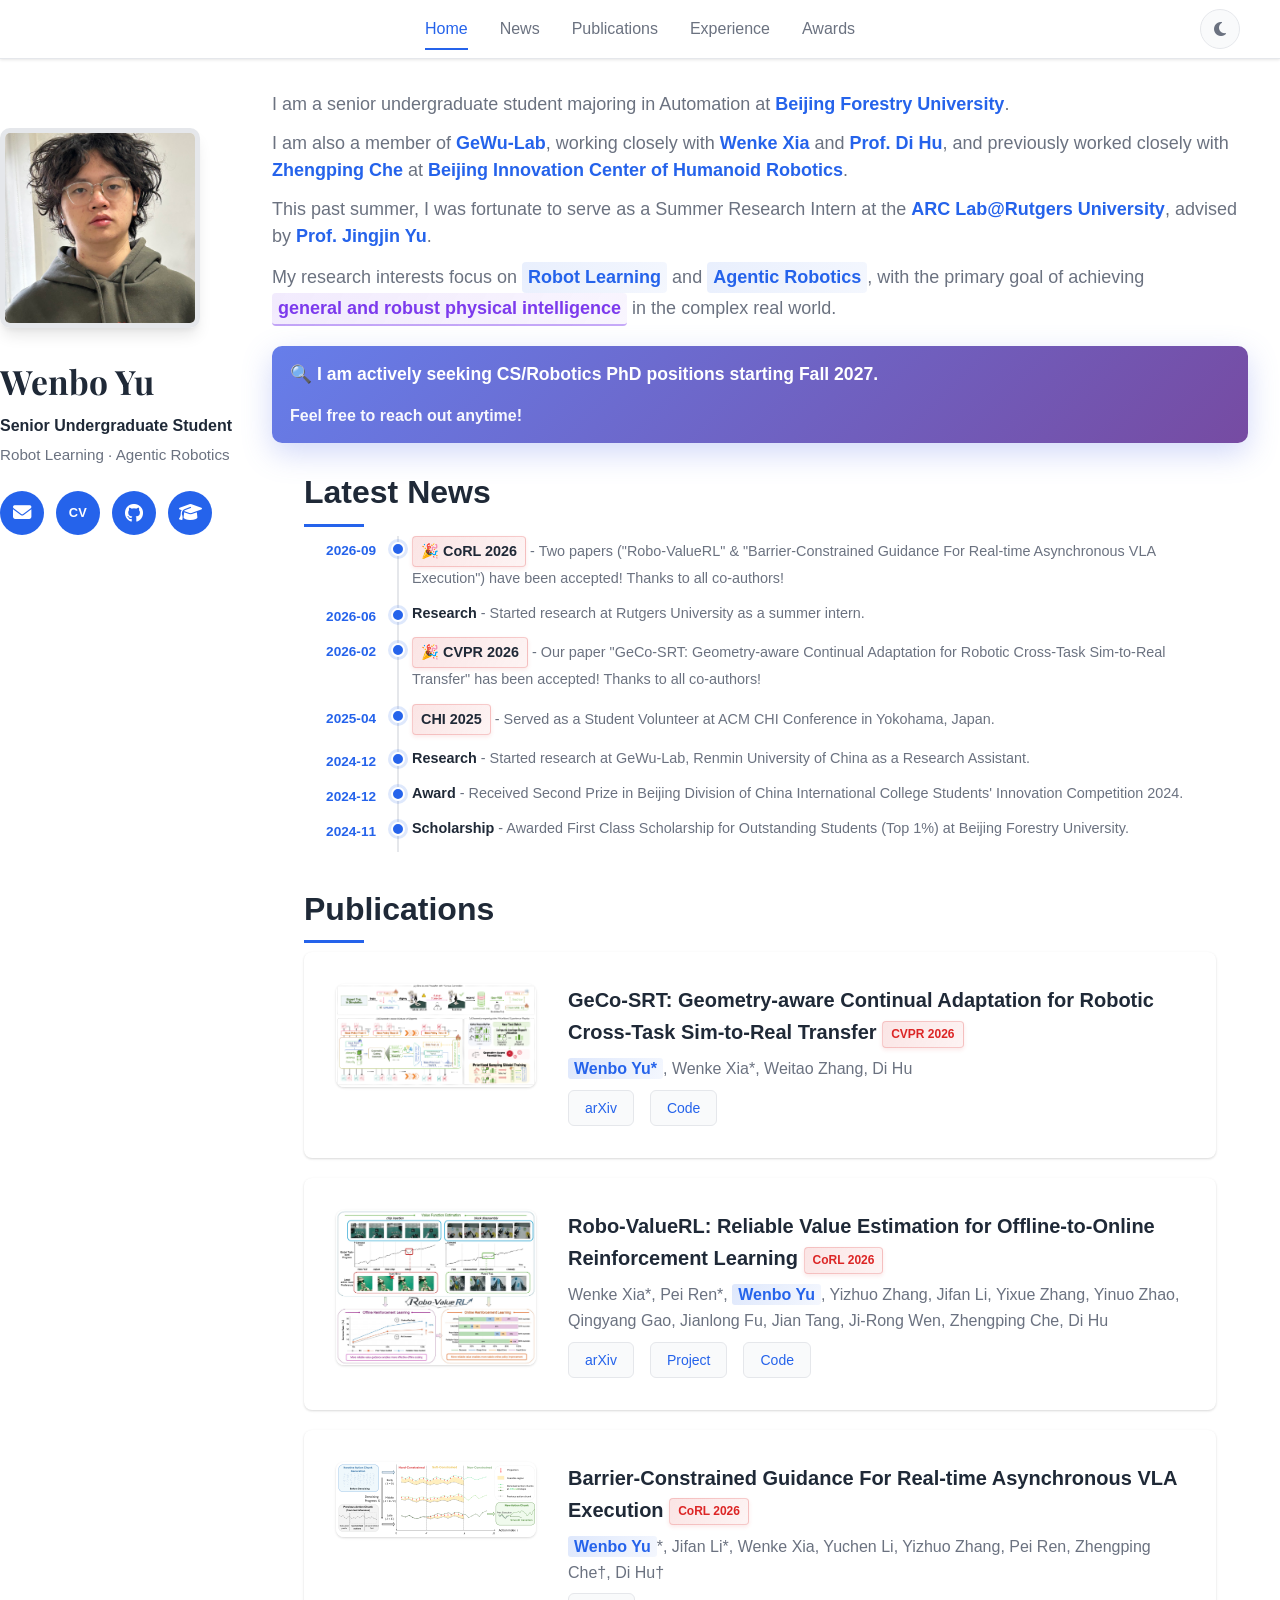
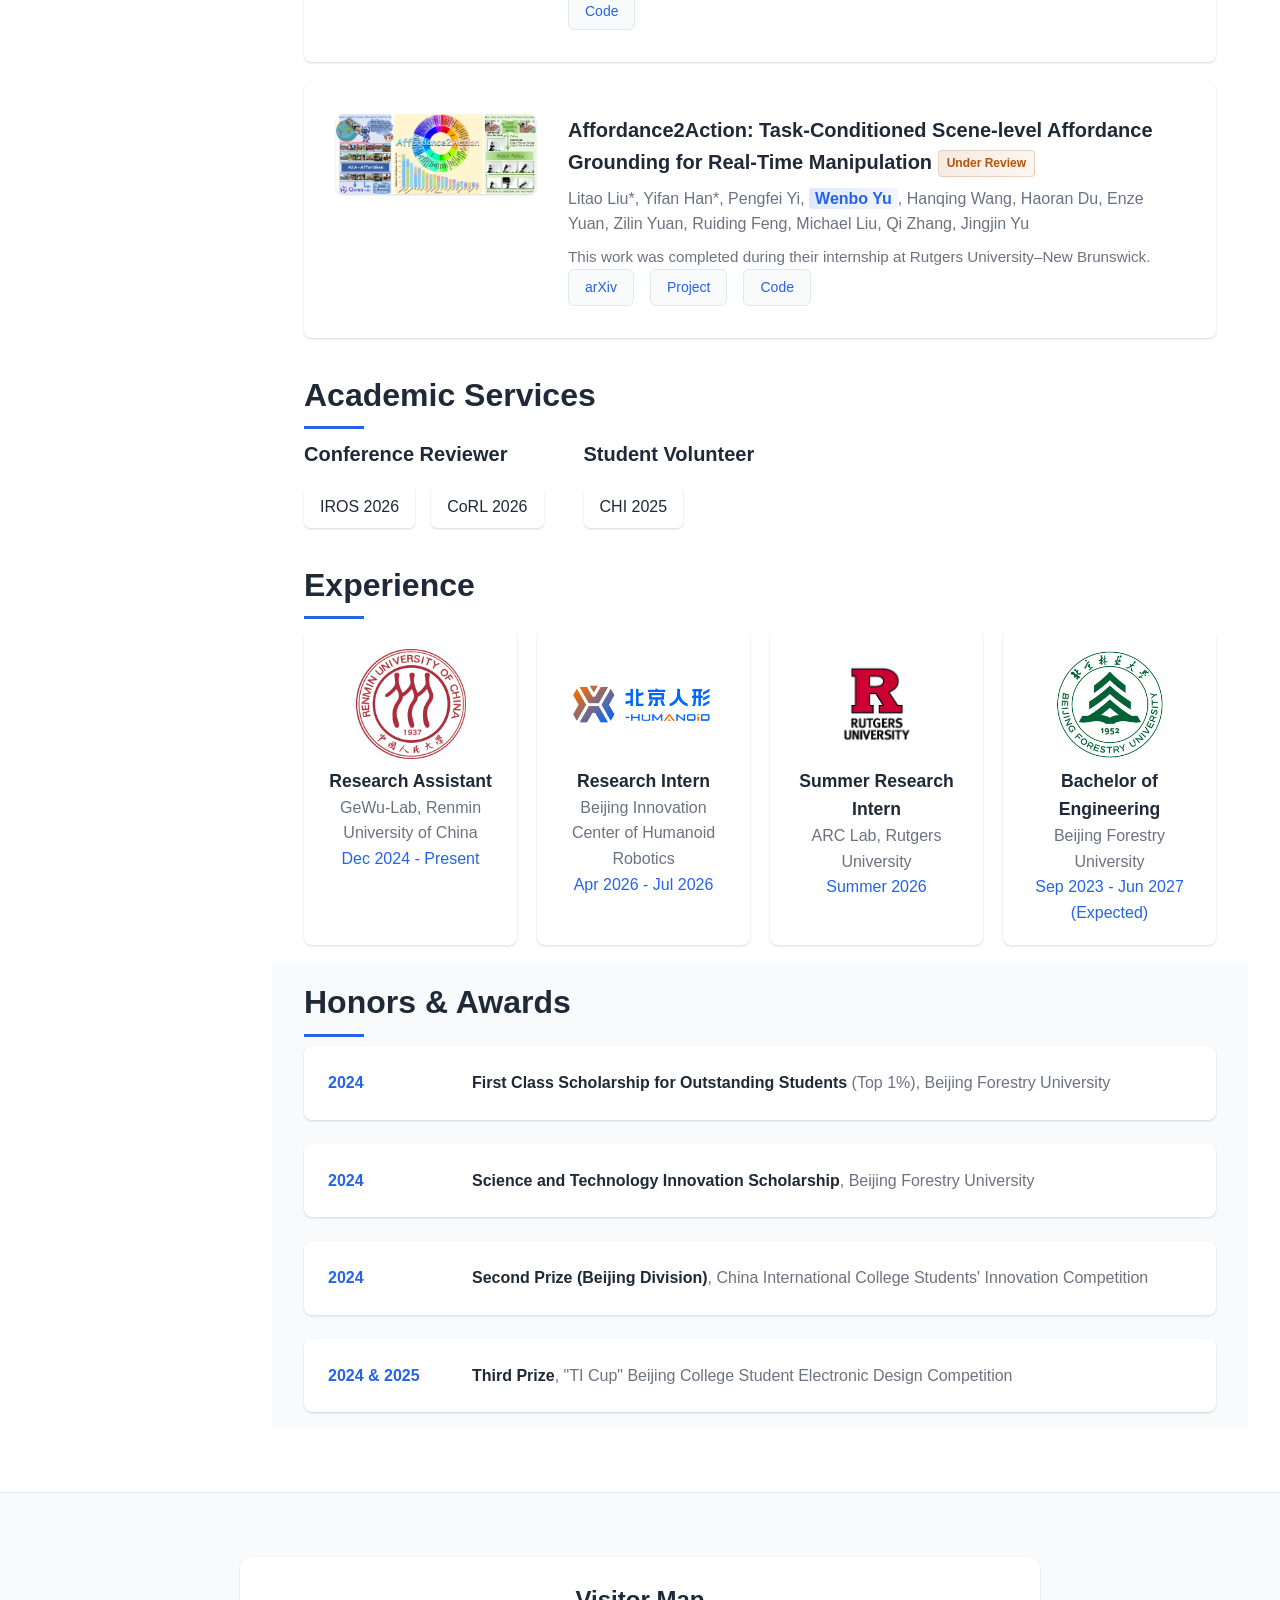
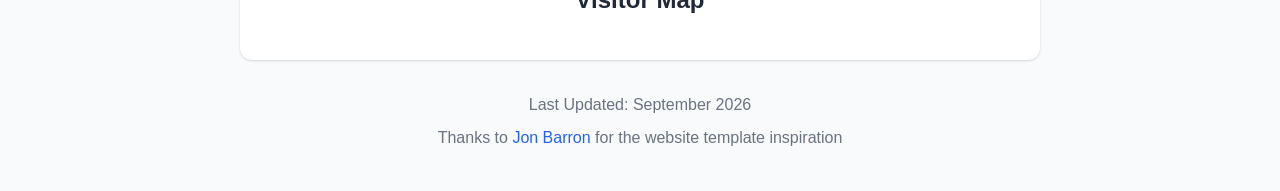
<file: index.html>
<!DOCTYPE html>
<html lang="en">
<head>
    <meta charset="UTF-8">
    <meta name="viewport" content="width=device-width, initial-scale=1.0">
    <title>Wenbo Yu</title>
    <meta name="description" content="Wenbo Yu (余文博) - Senior undergraduate student at Beijing Forestry University, Research Assistant at GeWu-Lab. Research interests: Robot Learning, Agentic Robotics, Sim-to-Real Transfer. CVPR 2026 paper accepted. Seeking CS/Robotics PhD positions for Fall 2027.">
    <meta name="keywords" content="Wenbo Yu, 余文博, Robot Learning, Agentic Robotics, Embodied AI, Sim-to-Real Transfer, GeWu-Lab, Beijing Forestry University, CVPR 2026, PhD positions, Research Internship">
    <meta name="author" content="Wenbo Yu">

    <!-- Open Graph / Facebook -->
    <meta property="og:type" content="website">
    <meta property="og:url" content="https://namelesscrew.github.io/">
    <meta property="og:title" content="Wenbo Yu (余文博) - Robot Learning & Agentic Robotics">
    <meta property="og:description" content="Research Assistant at GeWu-Lab. Focused on Robot Learning and Agentic Robotics. CVPR 2026 paper accepted.">
    <meta property="og:image" content="https://namelesscrew.github.io/images/profile-new.jpg">

    <!-- Twitter -->
    <meta property="twitter:card" content="summary_large_image">
    <meta property="twitter:url" content="https://namelesscrew.github.io/">
    <meta property="twitter:title" content="Wenbo Yu (余文博) - Robot Learning & Agentic Robotics">
    <meta property="twitter:description" content="Research Assistant at GeWu-Lab. Focused on Robot Learning and Agentic Robotics. CVPR 2026 paper accepted.">
    <meta property="twitter:image" content="https://namelesscrew.github.io/images/profile-new.jpg">

    <!-- Canonical URL -->
    <link rel="canonical" href="https://namelesscrew.github.io/">

    <!-- Favicon: robot -->
    <link rel="icon" href="data:image/svg+xml,<svg xmlns=%22http://www.w3.org/2000/svg%22 viewBox=%220 0 100 100%22><text y=%22.9em%22 font-size=%2290%22>🤖</text></svg>">

    <!-- Fonts -->
    <link rel="preconnect" href="https://fonts.googleapis.com">
    <link rel="preconnect" href="https://fonts.gstatic.com" crossorigin>
    <link href="https://fonts.googleapis.com/css2?family=Playfair+Display:wght@400;600;700&family=Noto+Serif+SC:wght@400;600;700&display=swap" rel="stylesheet">

    <link rel="stylesheet" href="css/style.css">
    <link rel="stylesheet" href="https://cdnjs.cloudflare.com/ajax/libs/font-awesome/6.4.0/css/all.min.css">

    <!-- 主题初始化（防止刷新时闪烁） -->
    <script>
        (function () {
            var theme = localStorage.getItem('theme');
            if (!theme) theme = window.matchMedia('(prefers-color-scheme: dark)').matches ? 'dark' : 'light';
            if (theme === 'dark') document.documentElement.classList.add('dark');
        })();
    </script>
</head>
<body>
    <nav class="navbar">
        <div class="container">
            <div class="nav-links">
                <a href="#home" class="nav-link active">Home</a>
                <a href="#news" class="nav-link">News</a>
                <a href="#publications" class="nav-link">Publications</a>
                <a href="#experience" class="nav-link">Experience</a>
                <a href="#awards" class="nav-link">Awards</a>
            </div>
            <button id="themeToggle" class="theme-toggle" title="Toggle Dark / Light Mode" aria-label="Toggle dark mode">
                <i class="fas fa-moon"></i>
            </button>
        </div>
    </nav>

    <main class="main-content">
        <div class="layout" id="home">
            <!-- 左侧固定栏：头像、名字、联系方式 -->
            <aside class="sidebar">
                <div class="hero-image">
                    <img src="images/profile-new.jpg" alt="Wenbo Yu" class="profile-img">
                </div>
                <h1 class="hero-title name-title">
                    <span class="name-en">Wenbo Yu</span>
                    <span class="name-zh">余文博</span>
                </h1>
                <p class="sidebar-status">Senior Undergraduate Student</p>
                <p class="sidebar-subtitle">Robot Learning · Agentic Robotics</p>
                <div class="contact-links">
                    <a href="mailto:uiversalmariner@gmail.com" class="contact-link" title="Email" aria-label="Email">
                        <i class="fas fa-envelope"></i>
                    </a>
                    <a href="CV_Wenbo_Yu.pdf" target="_blank" class="contact-link" title="CV" aria-label="CV">
                        <span class="cv-text">CV</span>
                    </a>
                    <a href="https://github.com/universalmariner" target="_blank" class="contact-link" title="GitHub" aria-label="GitHub">
                        <i class="fab fa-github"></i>
                    </a>
                    <a href="https://scholar.google.com/citations?user=BwA_8WQAAAAJ&hl=zh-CN" target="_blank" class="contact-link" title="Google Scholar" aria-label="Google Scholar">
                        <i class="fas fa-graduation-cap"></i>
                    </a>
                </div>
            </aside>

            <!-- 右侧内容：自我介绍、News、Publications 等 -->
            <div class="content">
                <section class="section hero-section">
                    <div class="hero-text">
                        <p class="hero-description">
                            I am a senior undergraduate student majoring in Automation at <a href="https://english.bjfu.edu.cn/" target="_blank" class="highlight-link">Beijing Forestry University</a>.
                        </p>
                        <p class="hero-description">
                            I am also a member of <a href="https://gewu-lab.github.io/" target="_blank" class="highlight-link">GeWu-Lab</a>, working closely with <a href="https://xwinks.github.io/" target="_blank" class="highlight-link">Wenke Xia</a> and <a href="https://dtaoo.github.io/" target="_blank" class="highlight-link">Prof. Di Hu</a>, and previously worked closely with <a href="https://chezhengping.xyz/" target="_blank" class="highlight-link">Zhengping Che</a> at <a href="https://www.x-humanoid.com/?lang=en" target="_blank" class="highlight-link">Beijing Innovation Center of Humanoid Robotics</a>.
                        </p>
                        <p class="hero-description">
                            This past summer, I was fortunate to serve as a Summer Research Intern at the <a href="https://arc-l.github.io/" target="_blank" class="highlight-link">ARC Lab@Rutgers University</a>, advised by <a href="https://scholar.google.com/citations?user=jkRa2LEAAAAJ&hl=en" target="_blank" class="highlight-link">Prof. Jingjin Yu</a>.
                        </p>
                        <p class="hero-description">
                            My research interests focus on <span class="highlight-keyword">Robot Learning</span> and <span class="highlight-keyword">Agentic Robotics</span>, with the primary goal of achieving <span class="highlight-goal">general and robust physical intelligence</span> in the complex real world.
                        </p>

                        <div class="looking-for-positions">
                            <p class="positions-text">
                                <strong>🔍 I am actively seeking CS/Robotics PhD positions starting Fall 2027.</strong>
                                <em>Feel free to reach out anytime!</em>
                            </p>
                        </div>
                    </div>
                </section>

                <section id="news" class="section">
                    <div class="container">
                        <h2 class="section-title">Latest News</h2>
                        <div class="news-list">
                            <div class="news-item">
                                <span class="news-date">2026-09</span>
                                <p class="news-content">
                                    <strong class="conference-name">🎉 CoRL 2026</strong> - Two papers ("Robo-ValueRL" & "Barrier-Constrained Guidance For Real-time Asynchronous VLA Execution") have been accepted!
                                    Thanks to all co-authors!
                                </p>
                            </div>
                            <div class="news-item">
                                <span class="news-date">2026-06</span>
                                <p class="news-content">
                                    <strong>Research</strong> - Started research at Rutgers University as a summer intern.
                                </p>
                            </div>
                            <div class="news-item">
                                <span class="news-date">2026-02</span>
                                <p class="news-content">
                                    <strong class="conference-name">🎉 CVPR 2026</strong> - Our paper "GeCo-SRT: Geometry-aware Continual Adaptation for Robotic Cross-Task Sim-to-Real Transfer" has been accepted!
                                    Thanks to all co-authors!
                                </p>
                            </div>
                            <div class="news-item">
                                <span class="news-date">2025-04</span>
                                <p class="news-content">
                                    <strong class="conference-name">CHI 2025</strong> - Served as a Student Volunteer at ACM CHI Conference in Yokohama, Japan.
                                </p>
                            </div>
                            <div class="news-item">
                                <span class="news-date">2024-12</span>
                                <p class="news-content">
                                    <strong>Research</strong> - Started research at GeWu-Lab, Renmin University of China as a Research Assistant.
                                </p>
                            </div>
                            <div class="news-item">
                                <span class="news-date">2024-12</span>
                                <p class="news-content">
                                    <strong>Award</strong> - Received Second Prize in Beijing Division of China International College Students' Innovation Competition 2024.
                                </p>
                            </div>
                            <div class="news-item">
                                <span class="news-date">2024-11</span>
                                <p class="news-content">
                                    <strong>Scholarship</strong> - Awarded First Class Scholarship for Outstanding Students (Top 1%) at Beijing Forestry University.
                                </p>
                            </div>
                        </div>
                    </div>
                </section>

                <section id="publications" class="section">
                    <div class="container">
                        <h2 class="section-title">Publications</h2>

                        <div class="publications-list">
                            <div class="publication-item">
                                <div class="pub-image">
                                    <img src="images/geco-srt.png" alt="GeCo-SRT">
                                </div>
                                <div class="pub-content">
                                    <h3 class="pub-title">GeCo-SRT: Geometry-aware Continual Adaptation for Robotic Cross-Task Sim-to-Real Transfer <span class="conference-name">CVPR 2026</span></h3>
                                    <p class="pub-authors"><span class="author-me">Wenbo Yu*</span>, Wenke Xia*, Weitao Zhang, Di Hu</p>
                                    <div class="pub-links">
                                        <a href="https://arxiv.org/abs/2602.20871" target="_blank" class="pub-link">arXiv</a>
                                        <a href="https://github.com/NamelessCrew/GeCo-SRT" target="_blank" class="pub-link">Code</a>
                                    </div>
                                </div>
                            </div>

                            <div class="publication-item">
                                <div class="pub-image">
                                    <img src="images/robo-valuerl.jpg" alt="Robo-ValueRL">
                                </div>
                                <div class="pub-content">
                                    <h3 class="pub-title">Robo-ValueRL: Reliable Value Estimation for Offline-to-Online Reinforcement Learning <span class="conference-name">CoRL 2026</span></h3>
                                    <p class="pub-authors">Wenke Xia*, Pei Ren*, <span class="author-me">Wenbo Yu</span>, Yizhuo Zhang, Jifan Li, Yixue Zhang, Yinuo Zhao, Qingyang Gao, Jianlong Fu, Jian Tang, Ji-Rong Wen, Zhengping Che, Di Hu</p>
                                    <div class="pub-links">
                                        <a href="https://arxiv.org/abs/2607.09866" target="_blank" class="pub-link">arXiv</a>
                                        <a href="https://gewu-lab.github.io/Robo-ValueRL/" target="_blank" class="pub-link">Project</a>
                                        <a href="https://github.com/Open-X-Humanoid/Robo-ValueRL" target="_blank" class="pub-link">Code</a>
                                    </div>
                                </div>
                            </div>

                            <div class="publication-item">
                                <div class="pub-image">
                                    <img src="images/barrier-constrained.png" alt="Barrier-Constrained Guidance">
                                </div>
                                <div class="pub-content">
                                    <h3 class="pub-title">Barrier-Constrained Guidance For Real-time Asynchronous VLA Execution <span class="conference-name">CoRL 2026</span></h3>
                                    <p class="pub-authors"><span class="author-me">Wenbo Yu</span>*, Jifan Li*, Wenke Xia, Yuchen Li, Yizhuo Zhang, Pei Ren, Zhengping Che†, Di Hu†</p>
                                    <div class="pub-links">
                                        <a href="https://github.com/NamelessCrew/FreeBar" target="_blank" class="pub-link">Code</a>
                                    </div>
                                </div>
                            </div>

                            <div class="publication-item">
                                <div class="pub-image">
                                    <img src="images/a2a-teaser.png" alt="Affordance2Action">
                                </div>
                                <div class="pub-content">
                                    <h3 class="pub-title">Affordance2Action: Task-Conditioned Scene-level Affordance Grounding for Real-Time Manipulation <span class="under-review">Under Review</span></h3>
                                    <p class="pub-authors">Litao Liu*, Yifan Han*, Pengfei Yi, <span class="author-me">Wenbo Yu</span>, Hanqing Wang, Haoran Du, Enze Yuan, Zilin Yuan, Ruiding Feng, Michael Liu, Qi Zhang, Jingjin Yu</p>
                                    <p class="pub-description" style="margin-top: 0.5rem; color: var(--text-secondary); font-size: 0.95rem;">
                                        This work was completed during their internship at Rutgers University–New Brunswick.
                                    </p>
                                    <div class="pub-links">
                                        <a href="https://arxiv.org/abs/2606.04172" target="_blank" class="pub-link">arXiv</a>
                                        <a href="https://arc-l.github.io/a2a/" target="_blank" class="pub-link">Project</a>
                                        <a href="https://github.com/arc-l/a2a" target="_blank" class="pub-link">Code</a>
                                    </div>
                                </div>
                            </div>
                        </div>
                    </div>
                </section>

                <section id="services" class="section">
                    <div class="container">
                        <h2 class="section-title">Academic Services</h2>

                        <div class="services-columns">
                            <div class="services-group">
                                <h3 class="services-subtitle">Conference Reviewer</h3>
                                <div class="services-list">
                                    <span class="service-item">IROS 2026</span>
                                    <span class="service-item">CoRL 2026</span>
                                </div>
                            </div>
                            <div class="services-group">
                                <h3 class="services-subtitle">Student Volunteer</h3>
                                <div class="services-list">
                                    <span class="service-item">CHI 2025</span>
                                </div>
                            </div>
                        </div>
                    </div>
                </section>

                <section id="experience" class="section">
                    <div class="container">
                        <h2 class="section-title">Experience</h2>
                        <div class="publications-list">
                            <div class="publication-item">
                                <div class="pub-image">
                                    <img src="images/ruc-logo.jpg" alt="GeWu-Lab">
                                </div>
                                <div class="pub-content">
                                    <h3 class="pub-title">Research Assistant</h3>
                                    <p class="pub-authors">GeWu-Lab, Renmin University of China</p>
                                    <p class="pub-venue">Dec 2024 - Present</p>
                                </div>
                            </div>

                            <div class="publication-item">
                                <div class="pub-image">
                                    <img src="images/x-humanoid-logo.png" alt="Beijing Innovation Center of Humanoid Robotics">
                                </div>
                                <div class="pub-content">
                                    <h3 class="pub-title">Research Intern</h3>
                                    <p class="pub-authors">Beijing Innovation Center of Humanoid Robotics</p>
                                    <p class="pub-venue">Apr 2026 - Jul 2026</p>
                                </div>
                            </div>

                            <div class="publication-item">
                                <div class="pub-image">
                                    <img src="images/rutgers-logo.png" alt="ARC Lab, Rutgers University">
                                </div>
                                <div class="pub-content">
                                    <h3 class="pub-title">Summer Research Intern</h3>
                                    <p class="pub-authors">ARC Lab, Rutgers University</p>
                                    <p class="pub-venue">Summer 2026</p>
                                </div>
                            </div>

                            <div class="publication-item">
                                <div class="pub-image">
                                    <img src="images/bfu-logo.png" alt="Beijing Forestry University">
                                </div>
                                <div class="pub-content">
                                    <h3 class="pub-title">Bachelor of Engineering</h3>
                                    <p class="pub-authors">Beijing Forestry University</p>
                                    <p class="pub-venue">Sep 2023 - Jun 2027 (Expected)</p>
                                </div>
                            </div>
                        </div>
                    </div>
                </section>

                <section id="awards" class="section">
                    <div class="container">
                        <h2 class="section-title">Honors & Awards</h2>
                        <div class="news-list">
                            <div class="news-item">
                                <span class="news-date">2024</span>
                                <p class="news-content">
                                    <strong>First Class Scholarship for Outstanding Students</strong> (Top 1%), Beijing Forestry University
                                </p>
                            </div>
                            <div class="news-item">
                                <span class="news-date">2024</span>
                                <p class="news-content">
                                    <strong>Science and Technology Innovation Scholarship</strong>, Beijing Forestry University
                                </p>
                            </div>
                            <div class="news-item">
                                <span class="news-date">2024</span>
                                <p class="news-content">
                                    <strong>Second Prize (Beijing Division)</strong>, China International College Students' Innovation Competition
                                </p>
                            </div>
                            <div class="news-item">
                                <span class="news-date">2024 & 2025</span>
                                <p class="news-content">
                                    <strong>Third Prize</strong>, "TI Cup" Beijing College Student Electronic Design Competition
                                </p>
                            </div>
                        </div>
                    </div>
                </section>
            </div>
        </div>
    </main>

    <!-- Back to Top Button -->
    <button id="backToTop" class="back-to-top" title="Back to Top">
        <i class="fas fa-arrow-up"></i>
    </button>

    <footer class="footer">
        <div class="container">
            <!-- Visitor Map -->
            <div class="visitor-map">
                <h3 style="text-align: center; margin-bottom: 1rem; color: var(--text-primary);">Visitor Map</h3>
                <div style="display: flex; justify-content: center; align-items: center;">
                    <script type="text/javascript" id="mapmyvisitors" src="//mapmyvisitors.com/map.js?d=a8a9duv6IXl7SmOKZymmPL7NmKR7bH2Z6qVu9o_rras&cl=ffffff&w=a"></script>
                </div>
            </div>

            <p style="margin-top: 2rem;">Last Updated: September 2026</p>
            <p>
                Thanks to <a href="https://jonbarron.info/" target="_blank">Jon Barron</a> for the website template inspiration
            </p>
        </div>
    </footer>

    <script src="js/script.js"></script>
</body>
</html>
</file>
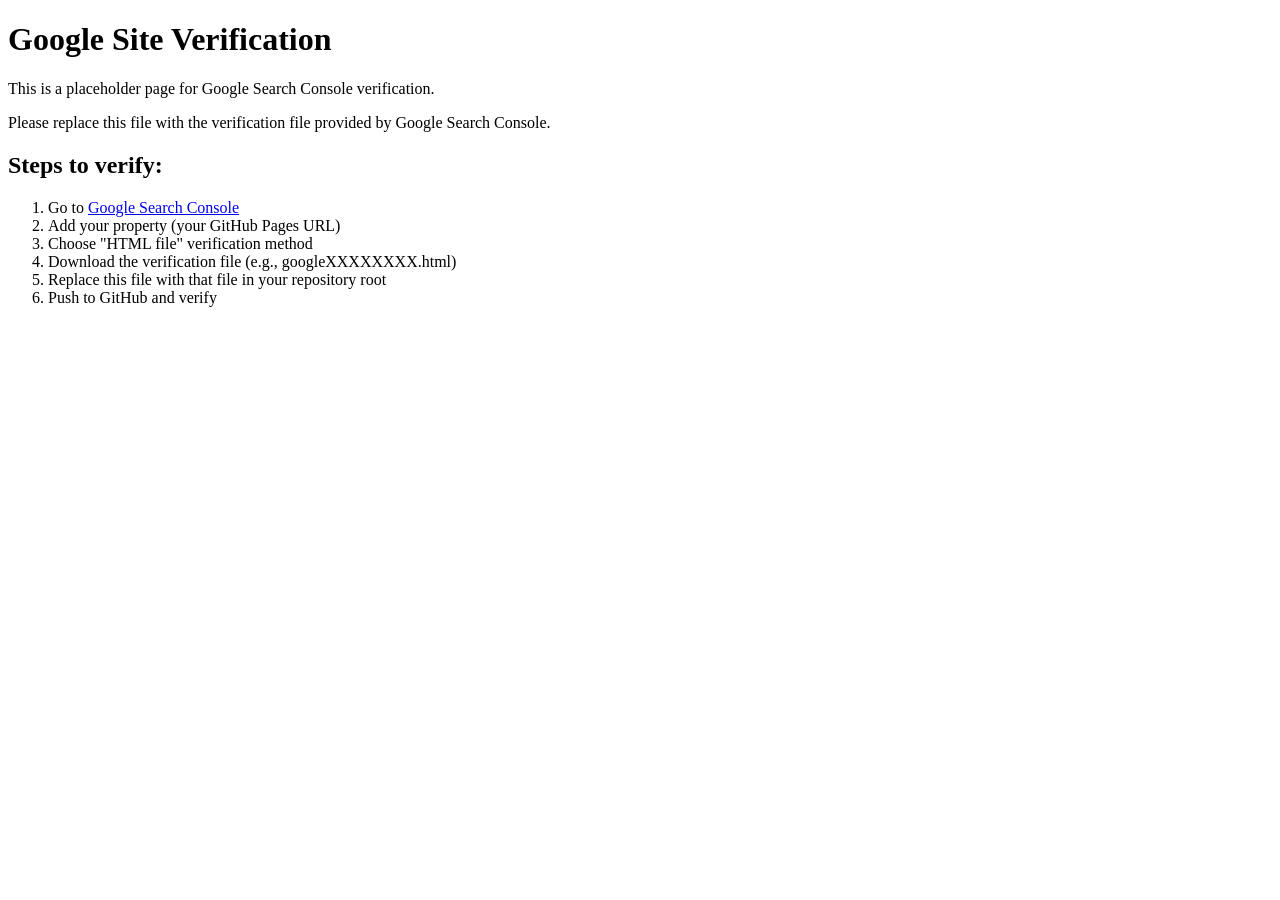
<file: google-verification-placeholder.html>
<!DOCTYPE html>
<html lang="en">
<head>
    <meta charset="UTF-8">
    <meta name="viewport" content="width=device-width, initial-scale=1.0">
    <title>Google Search Console Verification</title>
</head>
<body>
    <h1>Google Site Verification</h1>
    <p>This is a placeholder page for Google Search Console verification.</p>
    <p>Please replace this file with the verification file provided by Google Search Console.</p>
    
    <h2>Steps to verify:</h2>
    <ol>
        <li>Go to <a href="https://search.google.com/search-console/">Google Search Console</a></li>
        <li>Add your property (your GitHub Pages URL)</li>
        <li>Choose "HTML file" verification method</li>
        <li>Download the verification file (e.g., googleXXXXXXXX.html)</li>
        <li>Replace this file with that file in your repository root</li>
        <li>Push to GitHub and verify</li>
    </ol>
</body>
</html>
</file>
<file: css/style.css>
/* 基础样式 */
* {
    margin: 0;
    padding: 0;
    box-sizing: border-box;
}

:root {
    --primary-color: #2563eb;
    --text-primary: #1f2937;
    --text-secondary: #6b7280;
    --bg-primary: #ffffff;
    --bg-secondary: #f9fafb;
    --border-color: #e5e7eb;
    --shadow: 0 1px 3px 0 rgba(0, 0, 0, 0.1), 0 1px 2px 0 rgba(0, 0, 0, 0.06);
    --shadow-lg: 0 10px 15px -3px rgba(0, 0, 0, 0.1), 0 4px 6px -2px rgba(0, 0, 0, 0.05);
}

body {
    font-family: -apple-system, BlinkMacSystemFont, 'Segoe UI', 'PingFang SC', 'Hiragino Sans GB', 
                 'Microsoft YaHei', 'Helvetica Neue', Arial, sans-serif;
    line-height: 1.6;
    color: var(--text-primary);
    background-color: var(--bg-primary);
}

.container {
    max-width: 1200px;
    margin: 0 auto;
    padding: 0 2rem;
}

/* 导航栏 */
.navbar {
    position: sticky;
    top: 0;
    background-color: var(--bg-primary);
    border-bottom: 1px solid var(--border-color);
    padding: 1rem 0;
    z-index: 1000;
    box-shadow: var(--shadow);
    transition: background-color 0.3s ease, border-color 0.3s ease;
}

.navbar .container {
    position: relative;
    display: flex;
    justify-content: center;
}

.nav-links {
    display: flex;
    gap: 2rem;
    justify-content: center;
}

.nav-link {
    color: var(--text-secondary);
    text-decoration: none;
    font-weight: 500;
    transition: color 0.3s ease;
    position: relative;
}

.nav-link:hover,
.nav-link.active {
    color: var(--primary-color);
}

.nav-link::after {
    content: '';
    position: absolute;
    bottom: -0.5rem;
    left: 0;
    width: 0;
    height: 2px;
    background-color: var(--primary-color);
    transition: width 0.3s ease;
}

.nav-link.active::after,
.nav-link:hover::after {
    width: 100%;
}

/* 黑白主题切换按钮 */
.theme-toggle {
    position: absolute;
    right: 0;
    top: 50%;
    transform: translateY(-50%);
    width: 2.5rem;
    height: 2.5rem;
    border-radius: 50%;
    border: 1px solid var(--border-color);
    background-color: var(--bg-secondary);
    color: var(--text-secondary);
    cursor: pointer;
    font-size: 1rem;
    display: flex;
    align-items: center;
    justify-content: center;
    transition: color 0.2s ease, border-color 0.2s ease, background-color 0.3s ease;
}

.theme-toggle:hover {
    color: var(--primary-color);
    border-color: var(--primary-color);
}

/* 主要内容区域 */
.main-content {
    min-height: calc(100vh - 200px);
}

.section {
    padding: 1rem 0;
}

.section:nth-child(even) {
    background-color: var(--bg-secondary);
}

.section-title {
    font-size: 2rem;
    font-weight: 700;
    margin-bottom: 0.6rem;
    color: var(--text-primary);
    position: relative;
    padding-bottom: 0.5rem;
}

.section-title::after {
    content: '';
    position: absolute;
    bottom: 0;
    left: 0;
    width: 60px;
    height: 3px;
    background-color: var(--primary-color);
}

/* Hero 区域 */
.hero-section {
    padding: 6rem 0;
}

.hero-content {
    display: grid;
    grid-template-columns: 1fr 300px;
    gap: 4rem;
    align-items: center;
}

.hero-title {
    font-size: 2.5rem;
    font-weight: 700;
    margin-bottom: 1.5rem;
    color: var(--text-primary);
}

.hero-description {
    font-size: 1.125rem;
    color: var(--text-secondary);
    margin-bottom: 0.75rem;
    line-height: 1.5;
}

.contact-links {
    display: flex;
    gap: 1.5rem;
    margin-top: 2rem;
    flex-wrap: wrap;
}

.contact-link {
    display: inline-flex;
    align-items: center;
    gap: 0.5rem;
    padding: 0.5rem 1.25rem;
    background-color: var(--primary-color);
    color: white;
    text-decoration: none;
    border-radius: 0.5rem;
    transition: transform 0.2s ease, box-shadow 0.2s ease, background-color 0.3s ease, color 0.3s ease;
    font-weight: 500;
}

.contact-link:hover {
    transform: translateY(-2px);
    box-shadow: var(--shadow-lg);
}

.hero-image {
    text-align: center;
}

.profile-img {
    width: 320px;
    height: 320px;
    border-radius: 10px;
    object-fit: cover;
    border: 5px solid var(--border-color);
    box-shadow: var(--shadow-lg);
}

.profile-caption {
    margin-top: 1rem;
    font-style: italic;
    color: var(--text-secondary);
}

/* 新闻部分 */
.news-list {
    display: flex;
    flex-direction: column;
    gap: 1.5rem;
}

.news-item {
    display: grid;
    grid-template-columns: 120px 1fr;
    gap: 1.5rem;
    padding: 1.5rem;
    background-color: var(--bg-primary);
    border-radius: 0.5rem;
    box-shadow: var(--shadow);
    transition: transform 0.2s ease, box-shadow 0.2s ease, background-color 0.3s ease, color 0.3s ease;
}

.news-item:hover {
    transform: translateY(-2px);
    box-shadow: var(--shadow-lg);
}

.news-date {
    font-weight: 600;
    color: var(--primary-color);
    font-size: 1rem;
}

.news-content {
    color: var(--text-secondary);
}

.news-content strong {
    color: var(--text-primary);
}

/* 论文发表部分 */
.note {
    color: var(--text-secondary);
    font-style: italic;
    margin-bottom: 2rem;
}

.publications-list {
    display: flex;
    flex-direction: column;
    gap: 1.25rem;
}

.publication-item {
    display: grid;
    grid-template-columns: 200px 1fr;
    gap: 2rem;
    padding: 2rem;
    background-color: var(--bg-primary);
    border-radius: 0.5rem;
    box-shadow: var(--shadow);
    transition: transform 0.2s ease, box-shadow 0.2s ease, background-color 0.3s ease, color 0.3s ease;
}

.publication-item:hover {
    transform: translateY(-2px);
    box-shadow: var(--shadow-lg);
}

.pub-image img {
    width: 100%;
    border-radius: 0.5rem;
    box-shadow: var(--shadow);
}

.pub-title {
    font-size: 1.25rem;
    font-weight: 600;
    margin-bottom: 0.5rem;
    color: var(--text-primary);
}

.pub-authors {
    color: var(--text-secondary);
    margin-bottom: 0.5rem;
}

.pub-venue {
    color: var(--primary-color);
    font-weight: 500;
    margin-bottom: 1rem;
}

/* 论文状态徽标：紧随标题之后 */
.pub-title .conference-name,
.pub-title .under-review {
    font-size: 0.75rem;
    vertical-align: middle;
}

.pub-links {
    display: flex;
    gap: 1rem;
    flex-wrap: wrap;
}

.pub-link {
    padding: 0.375rem 1rem;
    background-color: var(--bg-secondary);
    color: var(--primary-color);
    text-decoration: none;
    border-radius: 0.375rem;
    border: 1px solid var(--border-color);
    transition: all 0.2s ease;
    font-size: 0.875rem;
}

.pub-link:hover {
    background-color: var(--primary-color);
    color: white;
    border-color: var(--primary-color);
}

/* 学术服务部分 */
.services-subtitle {
    font-size: 1.25rem;
    font-weight: 600;
    margin-bottom: 1rem;
    color: var(--text-primary);
}

.services-list {
    display: flex;
    gap: 1rem;
    flex-wrap: wrap;
}

/* Academic Services 分组并排 */
.services-columns {
    display: flex;
    gap: 2.5rem;
    flex-wrap: wrap;
}

.service-item {
    padding: 0.5rem 1rem;
    background-color: var(--bg-primary);
    border-radius: 0.375rem;
    box-shadow: var(--shadow);
    color: var(--text-primary);
    font-weight: 500;
}

/* 页脚 */
.footer {
    background-color: var(--text-primary);
    color: white;
    text-align: center;
    padding: 2rem 0;
    margin-top: 4rem;
}

.footer p {
    margin-bottom: 0.5rem;
}

.footer a {
    color: var(--primary-color);
    text-decoration: none;
}

.footer a:hover {
    text-decoration: underline;
}

/* 响应式设计 */
@media (max-width: 968px) {
    .hero-content {
        grid-template-columns: 1fr;
        text-align: center;
    }

    .hero-image {
        order: -1;
    }

    .contact-links {
        justify-content: center;
    }

    .publication-item {
        grid-template-columns: 1fr;
    }

    .pub-image {
        text-align: center;
    }

    .pub-image img {
        max-width: 300px;
    }

    .news-item {
        grid-template-columns: 1fr;
    }
}

@media (max-width: 640px) {
    .container {
        padding: 0 1rem;
    }

    .nav-links {
        gap: 1rem;
        flex-wrap: wrap;
    }

    .hero-title {
        font-size: 2rem;
    }

    .section-title {
        font-size: 1.5rem;
    }

    .section {
        padding: 0.75rem 0;
    }

    .profile-img {
        width: 260px;
        height: 260px;
    }
}

/* 平滑滚动 */
html {
    scroll-behavior: smooth;
}

/* 特殊文本高亮效果 */
.highlight-keyword {
    color: var(--primary-color);
    font-weight: 600;
    padding: 2px 6px;
    background: linear-gradient(120deg, rgba(37, 99, 235, 0.1) 0%, rgba(37, 99, 235, 0.05) 100%);
    border-radius: 4px;
    transition: all 0.3s ease;
    display: inline-block;
}

.highlight-keyword:hover {
    background: linear-gradient(120deg, rgba(37, 99, 235, 0.2) 0%, rgba(37, 99, 235, 0.1) 100%);
    transform: translateY(-1px);
}

/* 研究目标特殊高亮（紫色，区别于蓝色关键词） */
.highlight-goal {
    color: #7c3aed;
    font-weight: 700;
    padding: 2px 6px;
    background: linear-gradient(120deg, rgba(124, 58, 237, 0.1) 0%, rgba(124, 58, 237, 0.05) 100%);
    border-radius: 4px;
    border-bottom: 2px solid rgba(124, 58, 237, 0.4);
    transition: all 0.3s ease;
    display: inline-block;
}

.highlight-goal:hover {
    background: linear-gradient(120deg, rgba(124, 58, 237, 0.2) 0%, rgba(124, 58, 237, 0.1) 100%);
    transform: translateY(-1px);
}

.highlight-text {
    color: var(--text-primary);
    font-weight: 600;
    position: relative;
}

.highlight-link {
    color: var(--primary-color);
    text-decoration: none;
    font-weight: 600;
    position: relative;
    transition: all 0.3s ease;
}

.highlight-link::after {
    content: '';
    position: absolute;
    bottom: -2px;
    left: 0;
    width: 0;
    height: 2px;
    background: var(--primary-color);
    transition: width 0.3s ease;
}

.highlight-link:hover::after {
    width: 100%;
}

.highlight-link:hover {
    color: #1d4ed8;
}

/* 作者名字特殊样式 */
.author-me {
    color: var(--primary-color);
    font-weight: 700;
    background: linear-gradient(120deg, rgba(37, 99, 235, 0.15) 0%, rgba(37, 99, 235, 0.05) 100%);
    padding: 2px 6px;
    border-radius: 3px;
    transition: all 0.3s ease;
}

.author-me:hover {
    background: linear-gradient(120deg, rgba(37, 99, 235, 0.25) 0%, rgba(37, 99, 235, 0.15) 100%);
    transform: scale(1.05);
    display: inline-block;
}

.pub-image-placeholder {
    display: flex;
    align-items: center;
    justify-content: center;
    width: 100%;
    aspect-ratio: 4 / 3;
    border-radius: 0.5rem;
    background: var(--bg-secondary);
    color: var(--text-secondary);
    font-size: 2rem;
    box-shadow: var(--shadow);
}

.under-review {
    color: #b45309;
    font-weight: 600;
    background: linear-gradient(120deg, rgba(180, 83, 9, 0.12) 0%, rgba(180, 83, 9, 0.05) 100%);
    padding: 3px 8px;
    border-radius: 4px;
    border: 1px solid rgba(180, 83, 9, 0.2);
    display: inline-block;
}

/* 会议名称特殊美化 */
.conference-name {
    color: #dc2626;
    font-weight: 700;
    background: linear-gradient(120deg, rgba(220, 38, 38, 0.12) 0%, rgba(220, 38, 38, 0.05) 100%);
    padding: 3px 8px;
    border-radius: 4px;
    border: 1px solid rgba(220, 38, 38, 0.2);
    transition: all 0.3s ease;
    display: inline-block;
    box-shadow: 0 2px 4px rgba(220, 38, 38, 0.1);
}

.conference-name:hover {
    background: linear-gradient(120deg, rgba(220, 38, 38, 0.2) 0%, rgba(220, 38, 38, 0.1) 100%);
    border-color: rgba(220, 38, 38, 0.4);
    box-shadow: 0 4px 8px rgba(220, 38, 38, 0.2);
    transform: translateY(-2px);
}

/* 回到顶部按钮 */
.back-to-top {
    position: fixed;
    bottom: 30px;
    right: 30px;
    width: 50px;
    height: 50px;
    background: var(--primary-color);
    color: white;
    border: none;
    border-radius: 50%;
    cursor: pointer;
    display: none;
    align-items: center;
    justify-content: center;
    font-size: 1.25rem;
    box-shadow: 0 4px 12px rgba(37, 99, 235, 0.3);
    transition: all 0.3s ease;
    z-index: 1000;
}

.back-to-top:hover {
    background: #1d4ed8;
    transform: translateY(-3px);
    box-shadow: 0 6px 16px rgba(37, 99, 235, 0.4);
}

.back-to-top.show {
    display: flex;
    animation: fadeInUp 0.3s ease;
}

@keyframes fadeInUp {
    from {
        opacity: 0;
        transform: translateY(20px);
    }
    to {
        opacity: 1;
        transform: translateY(0);
    }
}

/* 平滑滚动 */
html {
    scroll-behavior: smooth;
}

/* 加载动画 */
@keyframes fadeIn {
    from {
        opacity: 0;
        transform: translateY(20px);
    }
    to {
        opacity: 1;
        transform: translateY(0);
    }
}

.section {
    animation: fadeIn 0.6s ease-out;
}
/* 求职信息样式 */
.looking-for-positions {
    margin-top: 1.25rem;
    padding: 0.875rem 1.125rem;
    background: linear-gradient(135deg, #667eea 0%, #764ba2 100%);
    border-radius: 10px;
    box-shadow: 0 10px 30px rgba(102, 126, 234, 0.3);
    animation: pulse-glow 3s ease-in-out infinite;
}

.positions-text {
    color: white;
    font-size: 1rem;
    line-height: 1.7;
    margin: 0;
}

.positions-text strong {
    font-size: 1.1rem;
    font-weight: 700;
    display: inline-block;
    margin-bottom: 0.3rem;
}

.positions-text br {
    margin-bottom: 0.2rem;
}

.positions-text em {
    display: block;
    margin-top: 0.5rem;
    font-size: 1rem;
    font-style: normal;
    font-weight: 600;
    opacity: 0.95;
}

@keyframes pulse-glow {
    0%, 100% {
        box-shadow: 0 10px 30px rgba(102, 126, 234, 0.3);
    }
    50% {
        box-shadow: 0 15px 40px rgba(102, 126, 234, 0.5), 0 0 30px rgba(102, 126, 234, 0.3);
    }
}

/* 响应式设计 */
@media (max-width: 768px) {
    .looking-for-positions {
        padding: 0.75rem 1rem;
    }

    .positions-text {
        font-size: 0.95rem;
    }

    .positions-text strong {
        font-size: 1.05rem;
    }
}

/* Visitor Map */
.visitor-map {
    margin: 2rem auto;
    padding: 1.5rem;
    background: var(--bg-primary);
    border-radius: 12px;
    box-shadow: var(--shadow);
    max-width: 800px;
}

.visitor-map h3 {
    font-size: 1.5rem;
    font-weight: 600;
    margin-bottom: 1rem;
    text-align: center;
}

/* Footer */
.footer {
    background-color: var(--bg-secondary);
    padding: 2rem 0;
    text-align: center;
    color: var(--text-secondary);
    border-top: 1px solid var(--border-color);
}

.footer a {
    color: var(--primary-color);
    text-decoration: none;
}

.footer a:hover {
    text-decoration: underline;
}

@media (max-width: 768px) {
    .visitor-map {
        padding: 1rem;
        margin: 1rem;
    }

    .visitor-map h3 {
        font-size: 1.2rem;
    }
}

/* ============================================
   新版布局：左侧固定栏 + 右侧内容
   ============================================ */
.layout {
    max-width: 1280px;
    margin: 0 auto;
    padding: 0 2rem 0 0;
    display: grid;
    grid-template-columns: 240px 1fr;
    gap: 2rem;
    align-items: start;
}

.sidebar {
    position: sticky;
    top: 5rem;
    text-align: left;
    padding-top: 3rem;
}

.sidebar .hero-image {
    text-align: left;
}

.sidebar .profile-img {
    width: 200px;
    height: 200px;
}

/* 名字：正常显示英文，悬停时右侧浮现中文 */
.name-title {
    font-family: 'Playfair Display', 'Noto Serif SC', 'Songti SC', serif;
    font-size: 2.1rem;
    font-weight: 700;
    margin: 1.25rem 0 0.25rem;
    position: relative;
    display: inline-block;
    cursor: default;
}

.name-zh {
    position: absolute;
    left: 100%;
    top: 50%;
    transform: translate(-10px, -50%);
    margin-left: 0.75rem;
    white-space: nowrap;
    font-family: 'Noto Serif SC', 'Songti SC', serif;
    font-size: 1.3rem;
    font-weight: 600;
    color: var(--primary-color);
    opacity: 0;
    pointer-events: none;
    transition: opacity 0.35s ease, transform 0.35s ease;
}

.name-title:hover .name-zh {
    opacity: 1;
    transform: translate(0, -50%);
}

.sidebar-status {
    font-weight: 600;
    color: var(--text-primary);
    font-size: 1rem;
    margin-bottom: 0.25rem;
}

.sidebar-subtitle {
    color: var(--text-secondary);
    font-size: 0.95rem;
    margin-bottom: 1.5rem;
}

/* 侧边栏联系方式：横向小图标 */
.sidebar .contact-links {
    flex-direction: row;
    flex-wrap: wrap;
    gap: 0.75rem;
    margin-top: 0;
}

.sidebar .contact-link {
    width: 2.75rem;
    height: 2.75rem;
    padding: 0;
    justify-content: center;
    align-items: center;
    border-radius: 50%;
    font-size: 1.15rem;
}

.cv-text {
    font-weight: 700;
    font-size: 0.8rem;
    letter-spacing: 0.02em;
}

/* 右侧内容区 */
.content .hero-section {
    padding: 2rem 0 0.5rem;
}

/* 响应式：小屏幕时侧边栏移到顶部 */
@media (max-width: 968px) {
    .layout {
        grid-template-columns: 1fr;
        gap: 0;
    }

    .sidebar {
        position: static;
        text-align: center;
        padding-top: 2rem;
    }

    .sidebar .hero-image {
        text-align: center;
    }

    .name-title {
        display: inline-flex;
        align-items: baseline;
    }

    .name-zh {
        position: static;
        transform: none;
        margin-left: 0.5rem;
        opacity: 1;
    }

    .sidebar .contact-links {
        flex-direction: row;
        flex-wrap: wrap;
        justify-content: center;
    }

    .content .hero-section {
        padding: 1rem 0;
    }
}

/* ============================================
   深色主题（黑白切换）
   ============================================ */
html.dark {
    --primary-color: #60a5fa;
    --text-primary: #e5e7eb;
    --text-secondary: #9ca3af;
    --bg-primary: #111827;
    --bg-secondary: #1f2937;
    --border-color: #374151;
    --shadow: 0 1px 3px 0 rgba(0, 0, 0, 0.5), 0 1px 2px 0 rgba(0, 0, 0, 0.4);
    --shadow-lg: 0 10px 15px -3px rgba(0, 0, 0, 0.6), 0 4px 6px -2px rgba(0, 0, 0, 0.5);
}

body,
.section,
.footer {
    transition: background-color 0.3s ease, color 0.3s ease;
}

/* ============================================
   News 纵向时间轴样式
   ============================================ */
/* 去掉该板块的交替背景 */
#news,
#services,
#experience {
    background-color: transparent;
}

#news .news-list {
    gap: 0;
}

/* 三列布局：日期 | 竖线槽 | 内容 */
#news .news-item {
    display: grid;
    grid-template-columns: 5rem 1.75rem 1fr;
    gap: 0;
    padding: 0;
    background: transparent;
    box-shadow: none;
}

#news .news-item:hover {
    transform: none;
    box-shadow: none;
}

/* 竖线段：占满条目高度的第二列，自动与上下条目衔接 */
#news .news-item::before {
    content: '';
    grid-column: 2;
    grid-row: 1;
    width: 2px;
    justify-self: center;
    background: var(--border-color);
}

/* 圆点：与竖线同列居中，天然对齐 */
#news .news-item::after {
    content: '';
    grid-column: 2;
    grid-row: 1;
    width: 10px;
    height: 10px;
    margin-top: 0.35rem;
    justify-self: center;
    border-radius: 50%;
    background: var(--primary-color);
    border: 2px solid var(--bg-primary);
    box-shadow: 0 0 0 3px rgba(37, 99, 235, 0.15);
}

#news .news-date {
    padding-top: 0.25rem;
    padding-right: 0.5rem;
    text-align: right;
    font-size: 0.85rem;
    /* 数字等宽，保证各日期宽度一致、边缘对齐 */
    font-variant-numeric: tabular-nums;
}

#news .news-content {
    font-size: 0.9rem;
    padding-bottom: 0.75rem;
}

/* ============================================
   Experience 三列并排布局
   ============================================ */
#experience .publications-list {
    flex-direction: row;
    flex-wrap: wrap;
    align-items: stretch;
    gap: 1.25rem;
}

#experience .publication-item {
    flex: 1 1 200px;
    display: flex;
    flex-direction: column;
    align-items: center;
    gap: 0.5rem;
    padding: 1.25rem;
    text-align: center;
}

#experience .pub-image {
    width: 100%;
    display: flex;
    justify-content: center;
    align-items: center;
    min-height: 110px;
}

#experience .pub-image img {
    width: auto;
    max-width: 150px;
    max-height: 110px;
    object-fit: contain;
    border-radius: 0;
    box-shadow: none;
}

#experience .pub-title {
    font-size: 1.1rem;
    margin-bottom: 0;
}

#experience .pub-authors,
#experience .pub-venue {
    margin-bottom: 0;
}

/* 小屏幕时恢复纵向排列 */
@media (max-width: 968px) {
    #experience .publications-list {
        flex-direction: column;
    }
}
</file>
